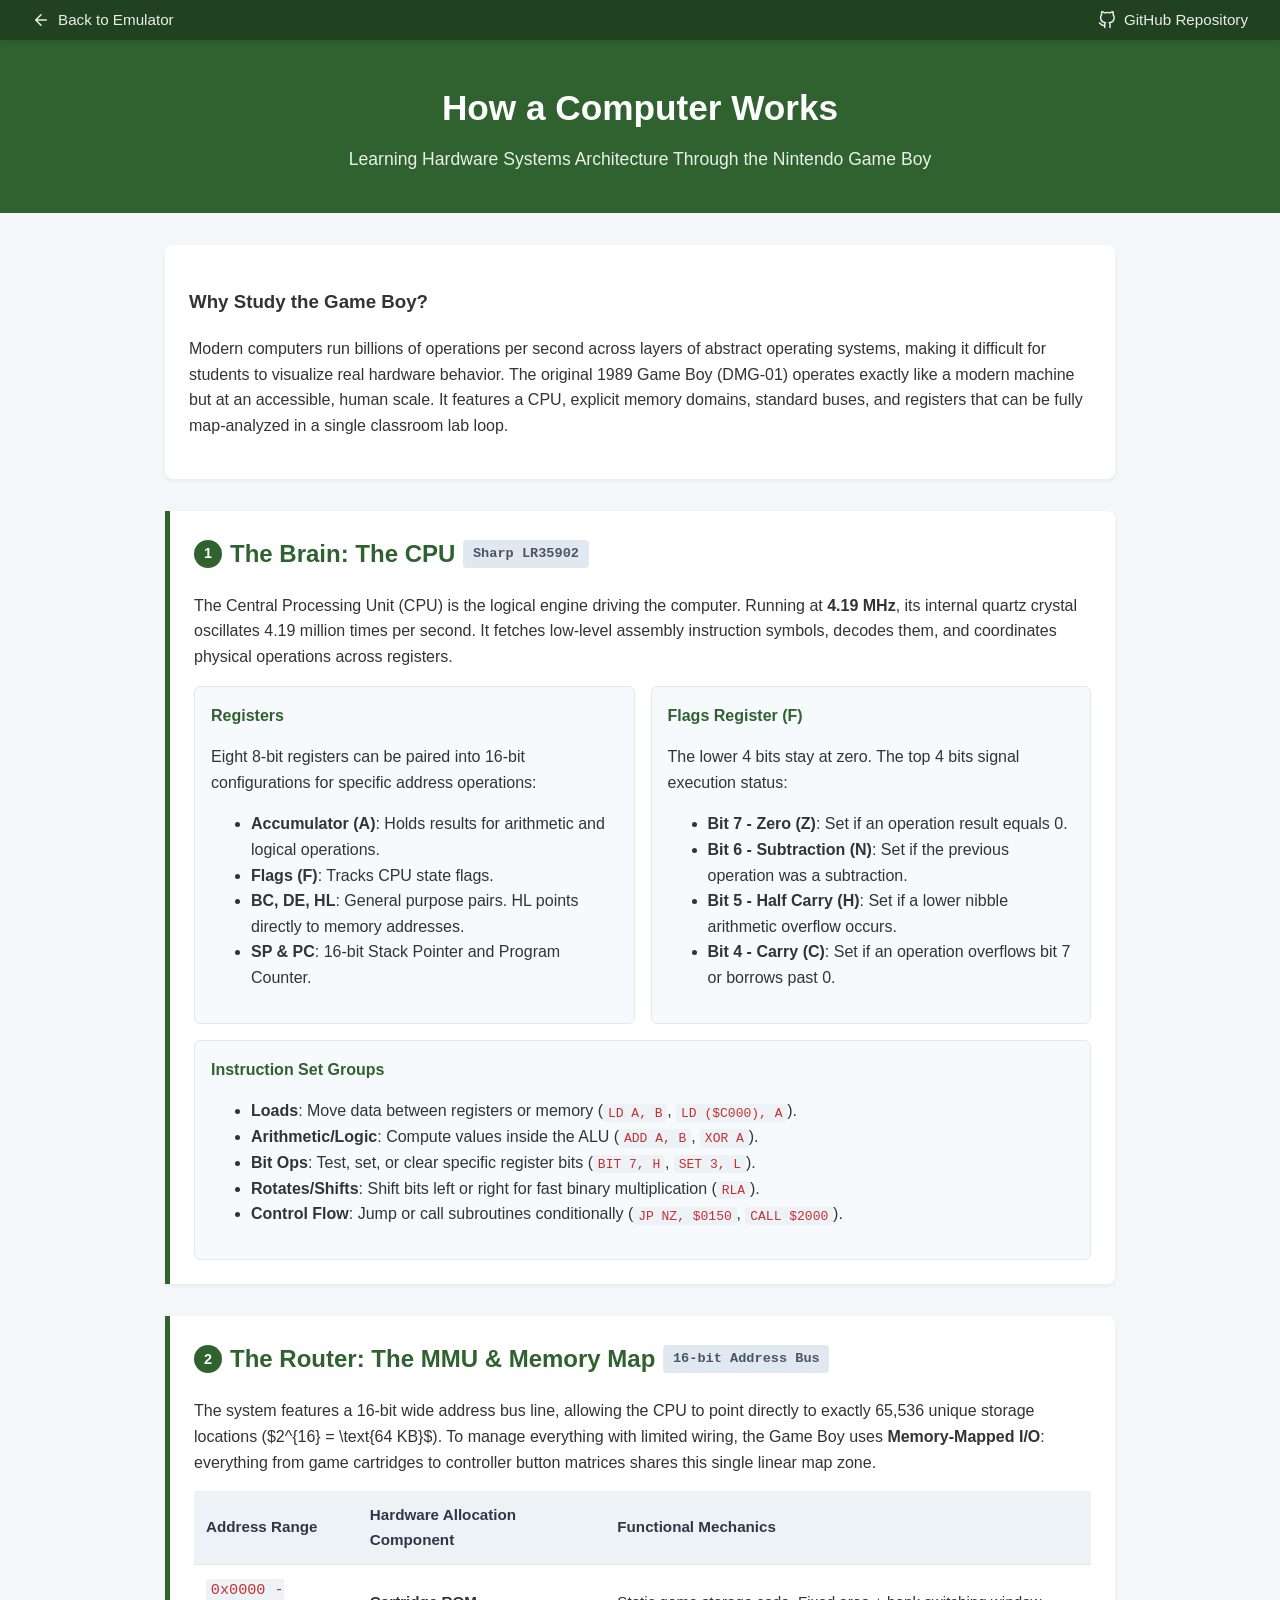
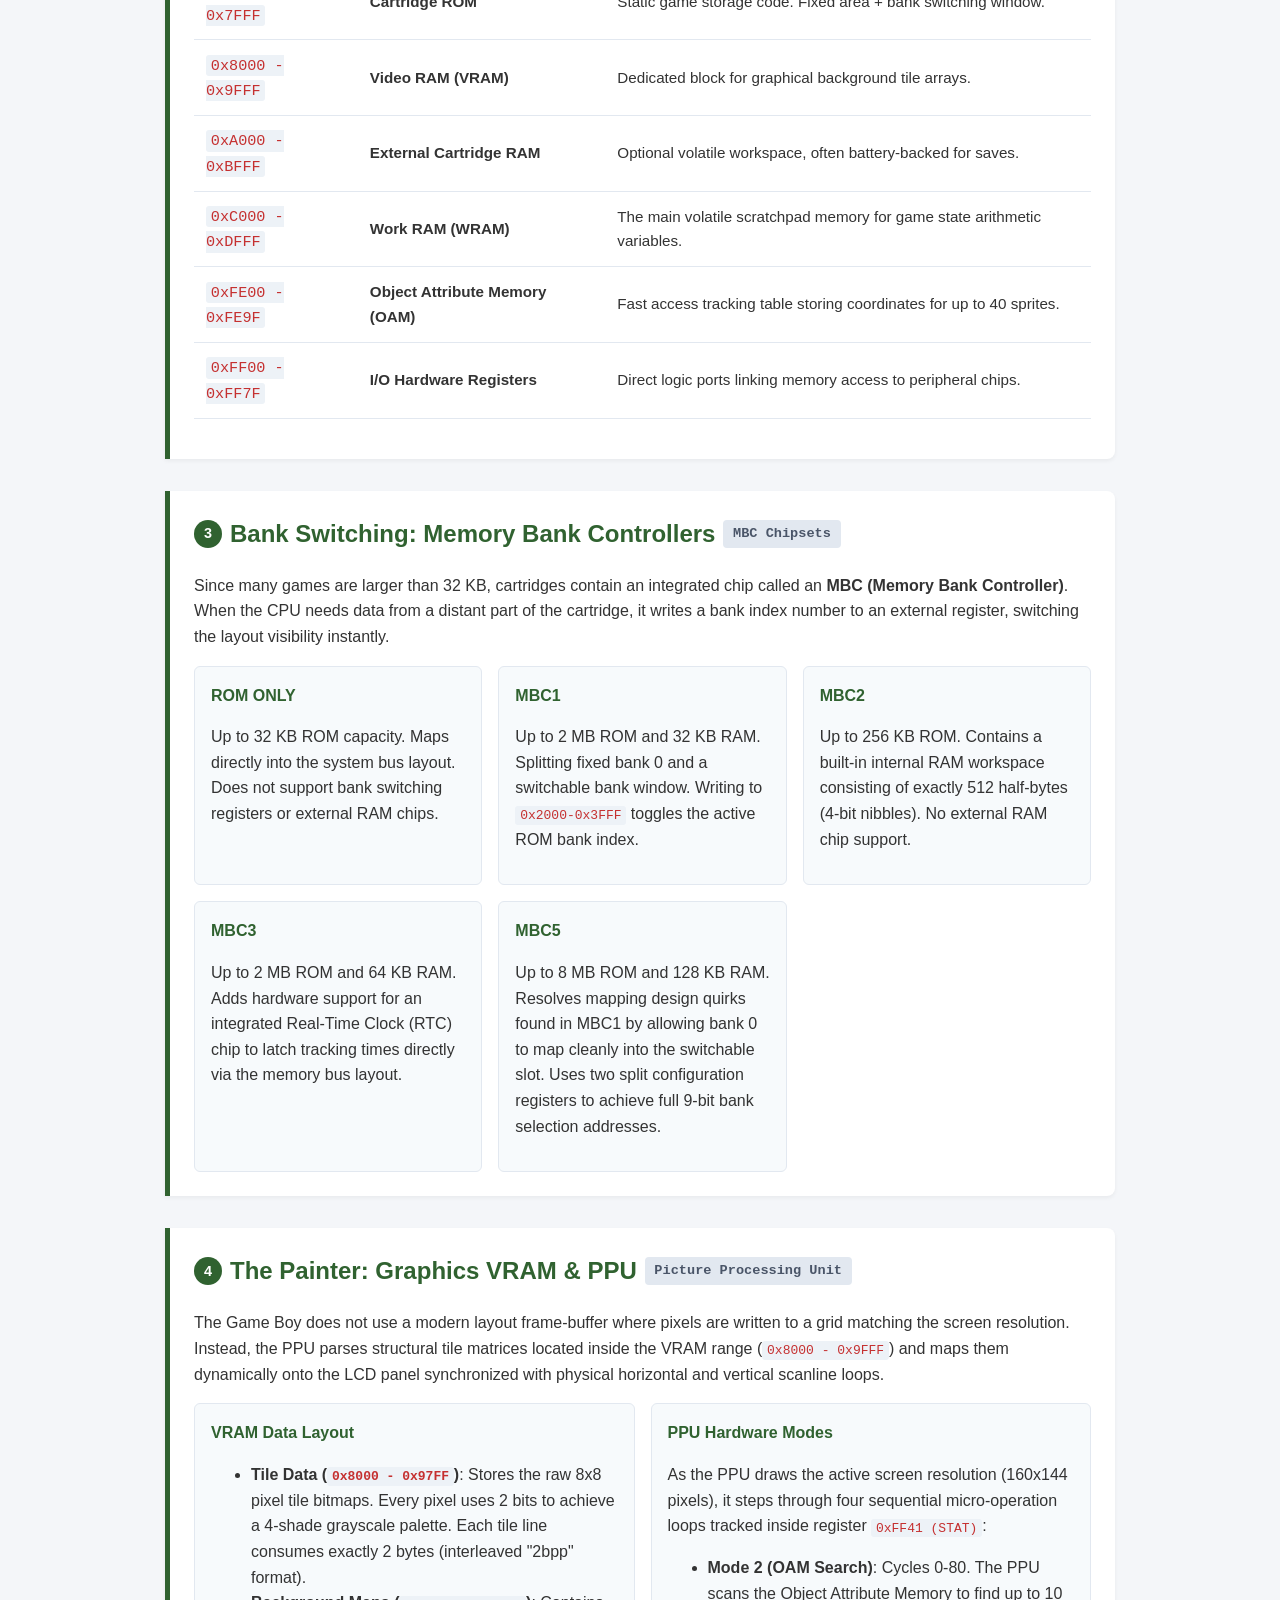
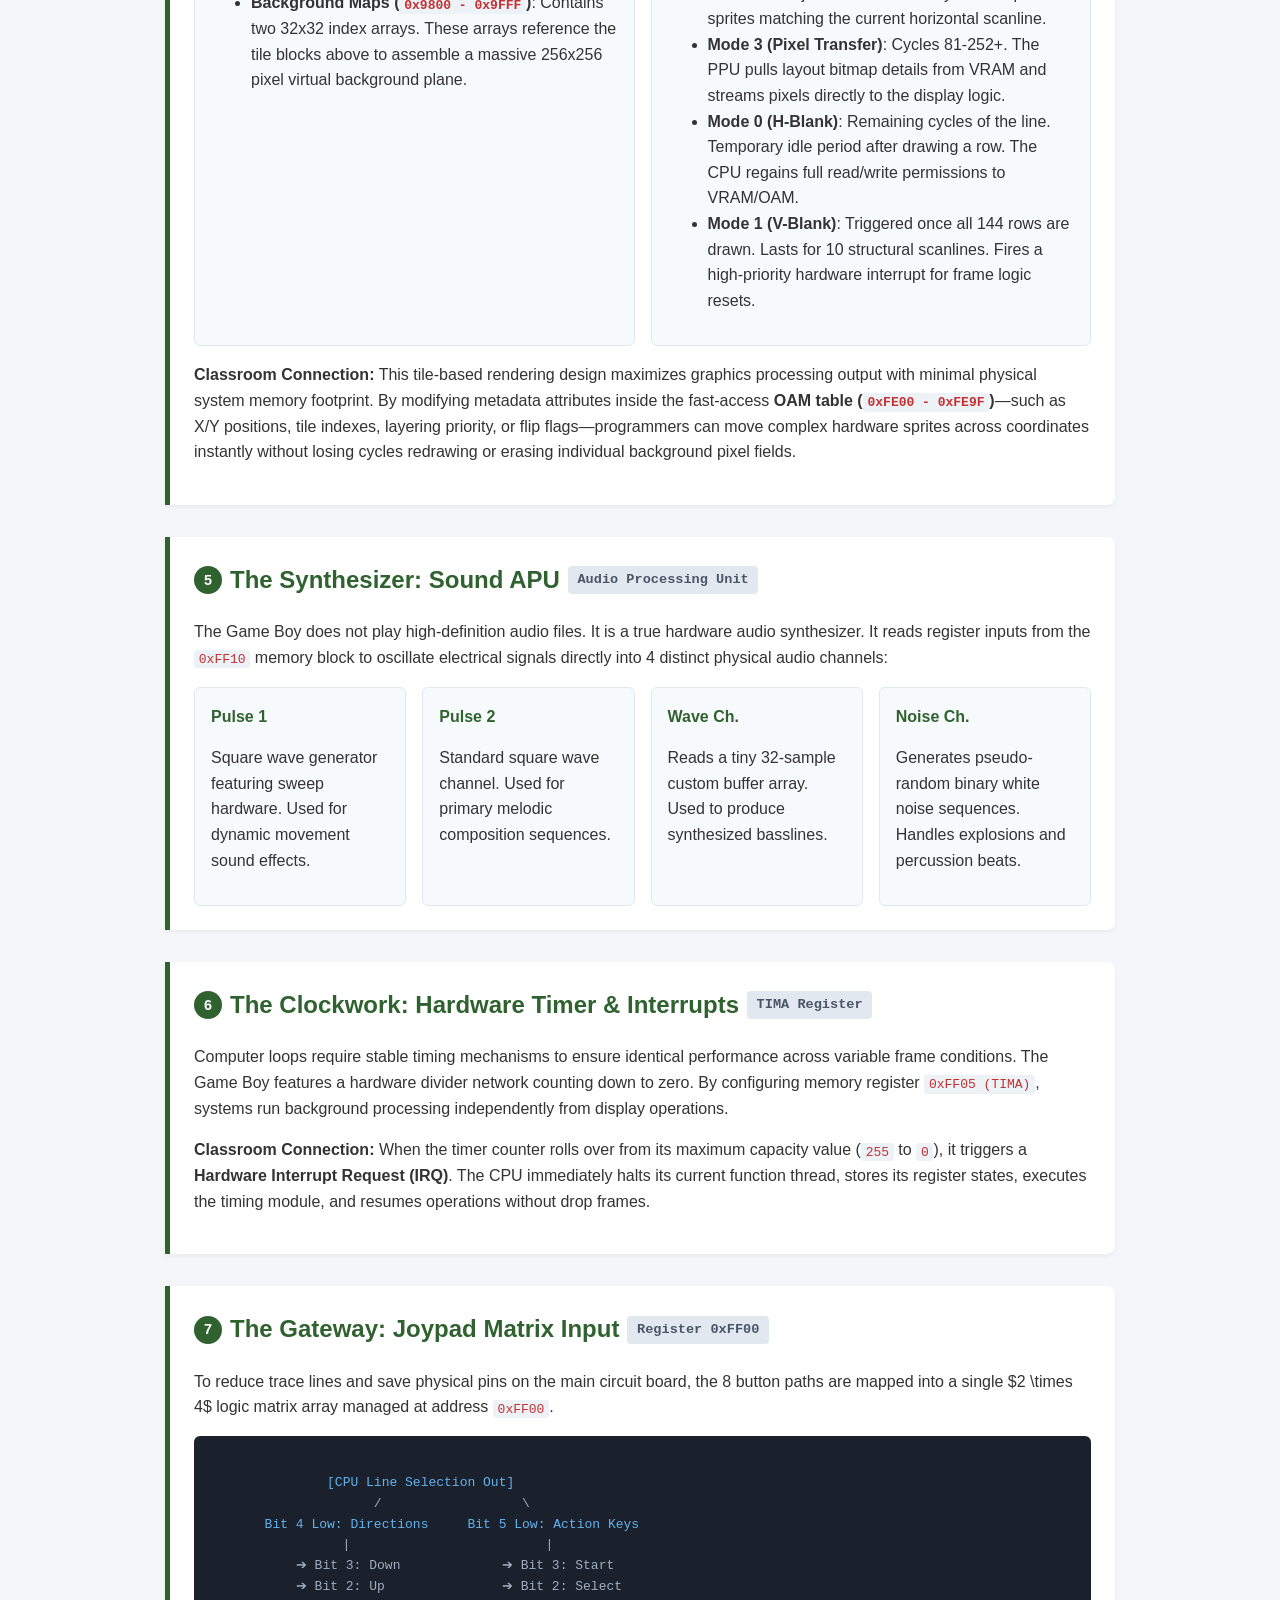
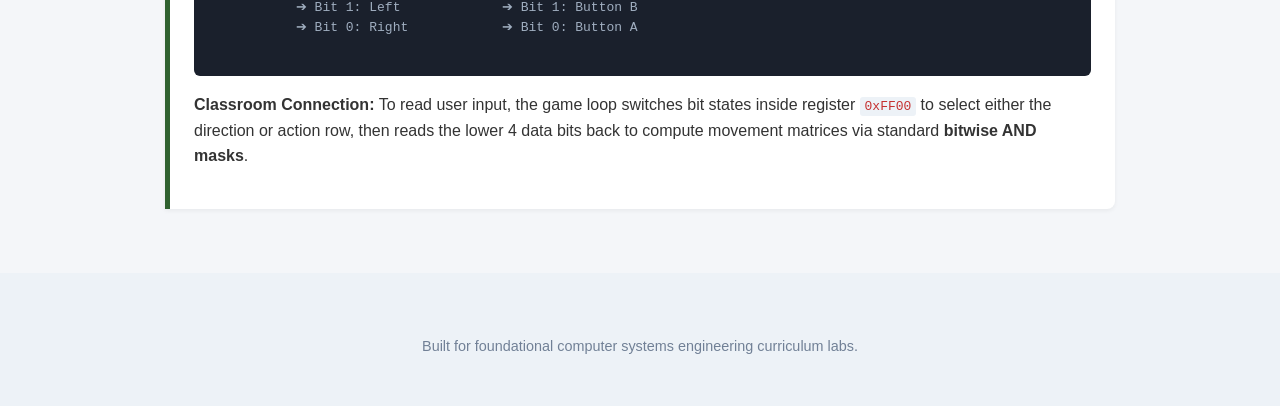
<file: gb-architecture.html>
<!DOCTYPE html>
<html lang="en">
<head>
    <meta charset="UTF-8">
    <meta name="viewport" content="width=device-width, initial-scale=1.0">
    <title>How a Computer Works: The Game Boy Hardware Architecture</title>
    <style>
        :root {
            --bg-color: #f4f6f9;
            --card-bg: #ffffff;
            --text-color: #333333;
            --accent-color: #306230;
            --gb-screen: #8bac0f;
            --gb-screen-dark: #0f380f;
            --border-radius: 8px;
            --code-bg: #1a202c;
        }

        body {
            font-family: -apple-system, BlinkMacSystemFont, "Segoe UI", Roboto, Helvetica, Arial, sans-serif;
            line-height: 1.6;
            color: var(--text-color);
            background-color: var(--bg-color);
            margin: 0;
            padding: 0;
        }

        /* Top navigation bar style - sticky */
        .top-nav {
            background-color: #204220;
            display: flex;
            justify-content: space-between;
            align-items: center;
            padding: 0.5rem 2rem;
            position: sticky;
            top: 0;
            z-index: 1000;
            box-shadow: 0 2px 4px rgba(0,0,0,0.1);
        }

        .top-nav a {
            color: #ffffff;
            text-decoration: none;
            font-size: 0.95rem;
            font-weight: 500;
            display: flex;
            align-items: center;
            gap: 0.5rem;
            opacity: 0.9;
            transition: opacity 0.2s;
        }

        .top-nav a:hover {
            opacity: 1;
            text-decoration: underline;
        }

        header {
            background-color: var(--accent-color);
            color: white;
            padding: 2.5rem 1rem;
            text-align: center;
        }

        header h1 {
            margin: 0;
            font-size: 2.2rem;
        }

        header p {
            margin: 0.5rem 0 0;
            opacity: 0.9;
            font-size: 1.1rem;
        }

        main {
            max-width: 950px;
            margin: 2rem auto;
            padding: 0 1rem;
        }

        .intro, .classroom-note {
            background: var(--card-bg);
            padding: 1.5rem;
            border-radius: var(--border-radius);
            box-shadow: 0 2px 4px rgba(0,0,0,0.05);
            margin-bottom: 2rem;
        }

        .classroom-note {
            border-left: 5px solid #3182ce;
            background: #ebf8ff;
        }

        .step-container {
            display: flex;
            flex-direction: column;
            gap: 2rem;
            margin-bottom: 3rem;
        }

        .step {
            background: var(--card-bg);
            border-left: 5px solid var(--accent-color);
            border-radius: 0 var(--border-radius) var(--border-radius) 0;
            padding: 1.5rem;
            box-shadow: 0 2px 4px rgba(0,0,0,0.05);
        }

        .step h2 {
            margin-top: 0;
            color: var(--accent-color);
            display: flex;
            align-items: center;
            gap: 0.5rem;
            flex-wrap: wrap;
        }

        .step-number {
            background: var(--accent-color);
            color: white;
            border-radius: 50%;
            width: 28px;
            height: 28px;
            display: inline-flex;
            align-items: center;
            justify-content: center;
            font-size: 0.9rem;
            font-weight: bold;
            flex-shrink: 0;
        }

        .hardware-badge {
            background: #e2e8f0;
            color: #4a5568;
            padding: 0.2rem 0.6rem;
            border-radius: 4px;
            font-size: 0.85rem;
            font-family: monospace;
            font-weight: bold;
        }

        table {
            width: 100%;
            border-collapse: collapse;
            margin: 1rem 0;
            font-size: 0.95rem;
        }

        th, td {
            text-align: left;
            padding: 0.75rem;
            border-bottom: 1px solid #e2e8f0;
        }

        th {
            background-color: #edf2f7;
            color: #2d3748;
        }

        .grid-2col {
            display: grid;
            grid-template-columns: repeat(auto-fit, minmax(280px, 1fr));
            gap: 1rem;
            margin-top: 1rem;
        }

        .audio-grid {
            display: grid;
            grid-template-columns: repeat(auto-fit, minmax(200px, 1fr));
            gap: 1rem;
            margin-top: 1rem;
        }

        .audio-card, .info-card {
            background: #f7fafc;
            border: 1px solid #e2e8f0;
            padding: 1rem;
            border-radius: 6px;
        }

        .audio-card h4, .info-card h4 {
            margin: 0 0 0.5rem 0;
            color: var(--accent-color);
        }

        .diagram-box {
            background: var(--code-bg);
            color: #a0aec0;
            font-family: monospace;
            padding: 1rem;
            border-radius: 6px;
            overflow-x: auto;
            white-space: pre;
            margin: 1rem 0;
        }

        .diagram-accent {
            color: #63b3ed;
        }

        .sim-box {
            background: #2d3748;
            color: white;
            padding: 1.5rem;
            border-radius: var(--border-radius);
            margin-top: 3rem;
            box-shadow: 0 4px 6px rgba(0,0,0,0.1);
        }

        .sim-title {
            color: var(--gb-screen);
            margin-top: 0;
            font-family: monospace;
            font-size: 1.4rem;
        }

        .sandbox-layout {
            display: grid;
            grid-template-columns: 1fr 300px;
            gap: 1.5rem;
        }

        @media (max-width: 768px) {
            .sandbox-layout { grid-template-columns: 1fr; }
            .top-nav { padding: 0.75rem 1rem; }
        }

        .sim-grid {
            display: grid;
            grid-template-columns: repeat(auto-fit, minmax(200px, 1fr));
            gap: 1rem;
            margin-bottom: 1rem;
        }

        .sim-card {
            background: var(--code-bg);
            padding: 1rem;
            border-radius: 6px;
            border: 1px solid #4a5568;
        }

        .sim-card h4 {
            margin: 0 0 0.5rem 0;
            color: #a0aec0;
            font-size: 0.9rem;
            text-transform: uppercase;
            letter-spacing: 0.05em;
        }

        .sim-value {
            font-family: monospace;
            font-size: 1.2rem;
            color: #fff;
        }

        .bus-line {
            background: #1a202c;
            padding: 0.75rem;
            border-radius: 6px;
            font-family: monospace;
            font-size: 0.85rem;
            margin: 1rem 0;
            border-left: 4px solid #4299e1;
            display: flex;
            justify-content: space-between;
        }

        .bus-active {
            color: #63b3ed;
            animation: pulse 1s infinite alternate;
        }

        .joypad-interactive {
            background: #1a202c;
            padding: 1rem;
            border-radius: 6px;
            border: 1px solid #4a5568;
            text-align: center;
        }

        .joy-row-select {
            font-size: 0.8rem;
            color: #a0aec0;
            margin-bottom: 0.5rem;
            font-family: monospace;
        }

        .btn-grid {
            display: grid;
            grid-template-columns: repeat(4, 1fr);
            gap: 0.4rem;
        }

        .joy-btn {
            background: #4a5568;
            font-size: 0.75rem;
            padding: 0.4rem 0.2rem;
            border-radius: 3px;
            color: white;
            border: none;
            cursor: pointer;
        }

        .joy-btn.pressed {
            background: #e53e3e;
            color: white;
        }

        .gb-screen-mock {
            background-color: var(--gb-screen);
            color: var(--gb-screen-dark);
            height: 140px;
            border-radius: 4px;
            display: flex;
            align-items: center;
            justify-content: center;
            font-family: monospace;
            font-weight: bold;
            font-size: 1.1rem;
            border: 6px solid var(--code-bg);
            text-align: center;
            padding: 0 1rem;
            box-sizing: border-box;
            line-height: 1.4;
        }

        .controls {
            display: flex;
            gap: 0.5rem;
            margin-top: 1rem;
        }

        button.action-trigger {
            background: var(--accent-color);
            color: white;
            border: none;
            padding: 0.75rem 1.5rem;
            border-radius: 4px;
            cursor: pointer;
            font-weight: bold;
            font-size: 0.95rem;
            transition: background 0.2s;
        }

        button.action-trigger:hover {
            opacity: 0.9;
        }

        button.action-trigger:disabled {
            background: #4a5568;
            cursor: not-allowed;
            opacity: 0.5;
        }

        footer {
            text-align: center;
            padding: 3rem 1rem;
            color: #718096;
            font-size: 0.9rem;
            background: #edf2f7;
            margin-top: 4rem;
        }

        code {
            font-family: monospace;
            background: #edf2f7;
            padding: 0.1rem 0.3rem;
            border-radius: 3px;
            color: #c53030;
        }

        .sim-card code {
            background: transparent;
            color: #fc8181;
            padding: 0;
        }

        @keyframes pulse {
            from { opacity: 0.6; }
            to { opacity: 1; }
        }
    </style>
</head>
<body>

    <!-- Added top navbar containing emulator and repository links -->
    <nav class="top-nav">
        <a href="index.html" title="Go to GB Emulator">
            <svg viewBox="0 0 24 24" width="18" height="18" fill="none" stroke="currentColor" stroke-width="2" stroke-linecap="round" stroke-linejoin="round">
                <path d="M19 12H5M12 19l-7-7 7-7"></path>
            </svg>
            Back to Emulator
        </a>
        <a href="https://github.com/alfamirio/gb-emu-js" target="_blank" rel="noopener noreferrer" title="View Source on GitHub">
            <svg viewBox="0 0 24 24" width="18" height="18" fill="none" stroke="currentColor" stroke-width="2" stroke-linecap="round" stroke-linejoin="round">
                <path d="M9 19c-5 1.5-5-2.5-7-3m14 6v-3.87a3.37 3.37 0 0 0-.94-2.61c3.14-.35 6.44-1.54 6.44-7A5.44 5.44 0 0 0 20 4.77 5.07 5.07 0 0 0 19.91 1S18.73.65 16 2.48a13.38 13.38 0 0 0-7 0C6.27.65 5.09 1 5.09 1A5.07 5.07 0 0 0 5 4.77a5.44 5.44 0 0 0-1.5 3.78c0 5.42 3.3 6.61 6.44 7A3.37 3.37 0 0 0 9 18.13V22"></path>
            </svg>
            GitHub Repository
        </a>
    </nav>

    <header>
        <h1>How a Computer Works</h1>
        <p>Learning Hardware Systems Architecture Through the Nintendo Game Boy</p>
    </header>

    <main>
        <section class="intro">
            <h3>Why Study the Game Boy?</h3>
            <p>Modern computers run billions of operations per second across layers of abstract operating systems, making it difficult for students to visualize real hardware behavior. The original 1989 Game Boy (DMG-01) operates exactly like a modern machine but at an accessible, human scale. It features a CPU, explicit memory domains, standard buses, and registers that can be fully map-analyzed in a single classroom lab loop.</p>
        </section>

        <section class="step-container">
            
            <!-- Step 1: CPU -->
            <div class="step">
                <h2><span class="step-number">1</span> The Brain: The CPU <span class="hardware-badge">Sharp LR35902</span></h2>
                <p>The Central Processing Unit (CPU) is the logical engine driving the computer. Running at <strong>4.19 MHz</strong>, its internal quartz crystal oscillates 4.19 million times per second. It fetches low-level assembly instruction symbols, decodes them, and coordinates physical operations across registers.</p>
                
                <div class="grid-2col">
                    <div class="info-card">
                        <h4>Registers</h4>
                        <p>Eight 8-bit registers can be paired into 16-bit configurations for specific address operations:</p>
                        <ul>
                            <li><strong>Accumulator (A)</strong>: Holds results for arithmetic and logical operations.</li>
                            <li><strong>Flags (F)</strong>: Tracks CPU state flags.</li>
                            <li><strong>BC, DE, HL</strong>: General purpose pairs. HL points directly to memory addresses.</li>
                            <li><strong>SP & PC</strong>: 16-bit Stack Pointer and Program Counter.</li>
                        </ul>
                    </div>
                    <div class="info-card">
                        <h4>Flags Register (F)</h4>
                        <p>The lower 4 bits stay at zero. The top 4 bits signal execution status:</p>
                        <ul>
                            <li><strong>Bit 7 - Zero (Z)</strong>: Set if an operation result equals 0.</li>
                            <li><strong>Bit 6 - Subtraction (N)</strong>: Set if the previous operation was a subtraction.</li>
                            <li><strong>Bit 5 - Half Carry (H)</strong>: Set if a lower nibble arithmetic overflow occurs.</li>
                            <li><strong>Bit 4 - Carry (C)</strong>: Set if an operation overflows bit 7 or borrows past 0.</li>
                        </ul>
                    </div>
                </div>

                <div class="info-card" style="margin-top: 1rem;">
                    <h4>Instruction Set Groups</h4>
                    <ul>
                        <li><strong>Loads</strong>: Move data between registers or memory (<code>LD A, B</code>, <code>LD ($C000), A</code>).</li>
                        <li><strong>Arithmetic/Logic</strong>: Compute values inside the ALU (<code>ADD A, B</code>, <code>XOR A</code>).</li>
                        <li><strong>Bit Ops</strong>: Test, set, or clear specific register bits (<code>BIT 7, H</code>, <code>SET 3, L</code>).</li>
                        <li><strong>Rotates/Shifts</strong>: Shift bits left or right for fast binary multiplication (<code>RLA</code>).</li>
                        <li><strong>Control Flow</strong>: Jump or call subroutines conditionally (<code>JP NZ, $0150</code>, <code>CALL $2000</code>).</li>
                    </ul>
                </div>
            </div>

            <!-- Step 2: Buses & Memory Mapping -->
            <div class="step">
                <h2><span class="step-number">2</span> The Router: The MMU & Memory Map <span class="hardware-badge">16-bit Address Bus</span></h2>
                <p>The system features a 16-bit wide address bus line, allowing the CPU to point directly to exactly 65,536 unique storage locations ($2^{16} = \text{64 KB}$). To manage everything with limited wiring, the Game Boy uses <strong>Memory-Mapped I/O</strong>: everything from game cartridges to controller button matrices shares this single linear map zone.</p>
                
                <table>
                    <thead>
                        <tr>
                            <th>Address Range</th>
                            <th>Hardware Allocation Component</th>
                            <th>Functional Mechanics</th>
                        </tr>
                    </thead>
                    <tbody>
                        <tr>
                            <td><code>0x0000 - 0x7FFF</code></td>
                            <td><strong>Cartridge ROM</strong></td>
                            <td>Static game storage code. Fixed area + bank switching window.</td>
                        </tr>
                        <tr>
                            <td><code>0x8000 - 0x9FFF</code></td>
                            <td><strong>Video RAM (VRAM)</strong></td>
                            <td>Dedicated block for graphical background tile arrays.</td>
                        </tr>
                        <tr>
                            <td><code>0xA000 - 0xBFFF</code></td>
                            <td><strong>External Cartridge RAM</strong></td>
                            <td>Optional volatile workspace, often battery-backed for saves.</td>
                        </tr>
                        <tr>
                            <td><code>0xC000 - 0xDFFF</code></td>
                            <td><strong>Work RAM (WRAM)</strong></td>
                            <td>The main volatile scratchpad memory for game state arithmetic variables.</td>
                        </tr>
                        <tr>
                            <td><code>0xFE00 - 0xFE9F</code></td>
                            <td><strong>Object Attribute Memory (OAM)</strong></td>
                            <td>Fast access tracking table storing coordinates for up to 40 sprites.</td>
                        </tr>
                        <tr>
                            <td><code>0xFF00 - 0xFF7F</code></td>
                            <td><strong>I/O Hardware Registers</strong></td>
                            <td>Direct logic ports linking memory access to peripheral chips.</td>
                        </tr>
                    </tbody>
                </table>
            </div>

            <!-- Step 3: MBC Systems -->
            <div class="step">
                <h2><span class="step-number">3</span> Bank Switching: Memory Bank Controllers <span class="hardware-badge">MBC Chipsets</span></h2>
                <p>Since many games are larger than 32 KB, cartridges contain an integrated chip called an <strong>MBC (Memory Bank Controller)</strong>. When the CPU needs data from a distant part of the cartridge, it writes a bank index number to an external register, switching the layout visibility instantly.</p>
                
                <div class="grid-2col">
                    <div class="info-card">
                        <h4>ROM ONLY</h4>
                        <p>Up to 32 KB ROM capacity. Maps directly into the system bus layout. Does not support bank switching registers or external RAM chips.</p>
                    </div>
                    <div class="info-card">
                        <h4>MBC1</h4>
                        <p>Up to 2 MB ROM and 32 KB RAM. Splitting fixed bank 0 and a switchable bank window. Writing to <code>0x2000-0x3FFF</code> toggles the active ROM bank index.</p>
                    </div>
                    <div class="info-card">
                        <h4>MBC2</h4>
                        <p>Up to 256 KB ROM. Contains a built-in internal RAM workspace consisting of exactly 512 half-bytes (4-bit nibbles). No external RAM chip support.</p>
                    </div>
                    <div class="info-card">
                        <h4>MBC3</h4>
                        <p>Up to 2 MB ROM and 64 KB RAM. Adds hardware support for an integrated Real-Time Clock (RTC) chip to latch tracking times directly via the memory bus layout.</p>
                    </div>
                    <div class="info-card">
                        <h4>MBC5</h4>
                    <p>Up to 8 MB ROM and 128 KB RAM. Resolves mapping design quirks found in MBC1 by allowing bank 0 to map cleanly into the switchable slot. Uses two split configuration registers to achieve full 9-bit bank selection addresses.</p>
                    </div>
                </div>
            </div>

            <!-- Step 4: VRAM & PPU -->
            <div class="step">
                <h2><span class="step-number">4</span> The Painter: Graphics VRAM & PPU <span class="hardware-badge">Picture Processing Unit</span></h2>
                <p>The Game Boy does not use a modern layout frame-buffer where pixels are written to a grid matching the screen resolution. Instead, the PPU parses structural tile matrices located inside the VRAM range (<code>0x8000 - 0x9FFF</code>) and maps them dynamically onto the LCD panel synchronized with physical horizontal and vertical scanline loops.</p>
                
                <div class="grid-2col">
                    <div class="info-card">
                        <h4>VRAM Data Layout</h4>
                        <ul>
                            <li><strong>Tile Data (<code>0x8000 - 0x97FF</code>)</strong>: Stores the raw 8x8 pixel tile bitmaps. Every pixel uses 2 bits to achieve a 4-shade grayscale palette. Each tile line consumes exactly 2 bytes (interleaved "2bpp" format).</li>
                            <li><strong>Background Maps (<code>0x9800 - 0x9FFF</code>)</strong>: Contains two 32x32 index arrays. These arrays reference the tile blocks above to assemble a massive 256x256 pixel virtual background plane.</li>
                        </ul>
                    </div>
                    <div class="info-card">
                        <h4>PPU Hardware Modes</h4>
                        <p>As the PPU draws the active screen resolution (160x144 pixels), it steps through four sequential micro-operation loops tracked inside register <code>0xFF41 (STAT)</code>:</p>
                        <ul>
                            <li><strong>Mode 2 (OAM Search)</strong>: Cycles 0-80. The PPU scans the Object Attribute Memory to find up to 10 sprites matching the current horizontal scanline.</li>
                            <li><strong>Mode 3 (Pixel Transfer)</strong>: Cycles 81-252+. The PPU pulls layout bitmap details from VRAM and streams pixels directly to the display logic.</li>
                            <li><strong>Mode 0 (H-Blank)</strong>: Remaining cycles of the line. Temporary idle period after drawing a row. The CPU regains full read/write permissions to VRAM/OAM.</li>
                            <li><strong>Mode 1 (V-Blank)</strong>: Triggered once all 144 rows are drawn. Lasts for 10 structural scanlines. Fires a high-priority hardware interrupt for frame logic resets.</li>
                        </ul>
                    </div>
                </div>

                <p><strong>Classroom Connection:</strong> This tile-based rendering design maximizes graphics processing output with minimal physical system memory footprint. By modifying metadata attributes inside the fast-access <strong>OAM table (<code>0xFE00 - 0xFE9F</code>)</strong>—such as X/Y positions, tile indexes, layering priority, or flip flags—programmers can move complex hardware sprites across coordinates instantly without losing cycles redrawing or erasing individual background pixel fields.</p>
            </div>

            <!-- Step 5: APU -->
            <div class="step">
                <h2><span class="step-number">5</span> The Synthesizer: Sound APU <span class="hardware-badge">Audio Processing Unit</span></h2>
                <p>The Game Boy does not play high-definition audio files. It is a true hardware audio synthesizer. It reads register inputs from the <code>0xFF10</code> memory block to oscillate electrical signals directly into 4 distinct physical audio channels:</p>
                
                <div class="audio-grid">
                    <div class="audio-card">
                        <h4>Pulse 1</h4>
                        <p>Square wave generator featuring sweep hardware. Used for dynamic movement sound effects.</p>
                    </div>
                    <div class="audio-card">
                        <h4>Pulse 2</h4>
                        <p>Standard square wave channel. Used for primary melodic composition sequences.</p>
                    </div>
                    <div class="audio-card">
                        <h4>Wave Ch.</h4>
                        <p>Reads a tiny 32-sample custom buffer array. Used to produce synthesized basslines.</p>
                    </div>
                    <div class="audio-card">
                        <h4>Noise Ch.</h4>
                        <p>Generates pseudo-random binary white noise sequences. Handles explosions and percussion beats.</p>
                    </div>
                </div>
            </div>

            <!-- Step 6: Timers & Interrupts -->
            <div class="step">
                <h2><span class="step-number">6</span> The Clockwork: Hardware Timer & Interrupts <span class="hardware-badge">TIMA Register</span></h2>
                <p>Computer loops require stable timing mechanisms to ensure identical performance across variable frame conditions. The Game Boy features a hardware divider network counting down to zero. By configuring memory register <code>0xFF05 (TIMA)</code>, systems run background processing independently from display operations.</p>
                <p><strong>Classroom Connection:</strong> When the timer counter rolls over from its maximum capacity value (<code>255</code> to <code>0</code>), it triggers a <strong>Hardware Interrupt Request (IRQ)</strong>. The CPU immediately halts its current function thread, stores its register states, executes the timing module, and resumes operations without drop frames.</p>
            </div>

            <!-- Step 7: Joypad Matrix -->
            <div class="step">
                <h2><span class="step-number">7</span> The Gateway: Joypad Matrix Input <span class="hardware-badge">Register 0xFF00</span></h2>
                <p>To reduce trace lines and save physical pins on the main circuit board, the 8 button paths are mapped into a single $2 \times 4$ logic matrix array managed at address <code>0xFF00</code>.</p>

                <div class="diagram-box">
               <span class="diagram-accent">[CPU Line Selection Out]</span>
                     /                  \
       <span class="diagram-accent">Bit 4 Low: Directions</span>     <span class="diagram-accent">Bit 5 Low: Action Keys</span>
                 |                         |
           ➔ Bit 3: Down             ➔ Bit 3: Start
           ➔ Bit 2: Up               ➔ Bit 2: Select
           ➔ Bit 1: Left             ➔ Bit 1: Button B
           ➔ Bit 0: Right            ➔ Bit 0: Button A
                </div>

                <p><strong>Classroom Connection:</strong> To read user input, the game loop switches bit states inside register <code>0xFF00</code> to select either the direction or action row, then reads the lower 4 data bits back to compute movement matrices via standard <strong>bitwise AND masks</strong>.</p>
            </div>

        </section>

    </main>

    <footer>
        <p>Built for foundational computer systems engineering curriculum labs.</p>
    </footer>

</body>
</html>
</file>
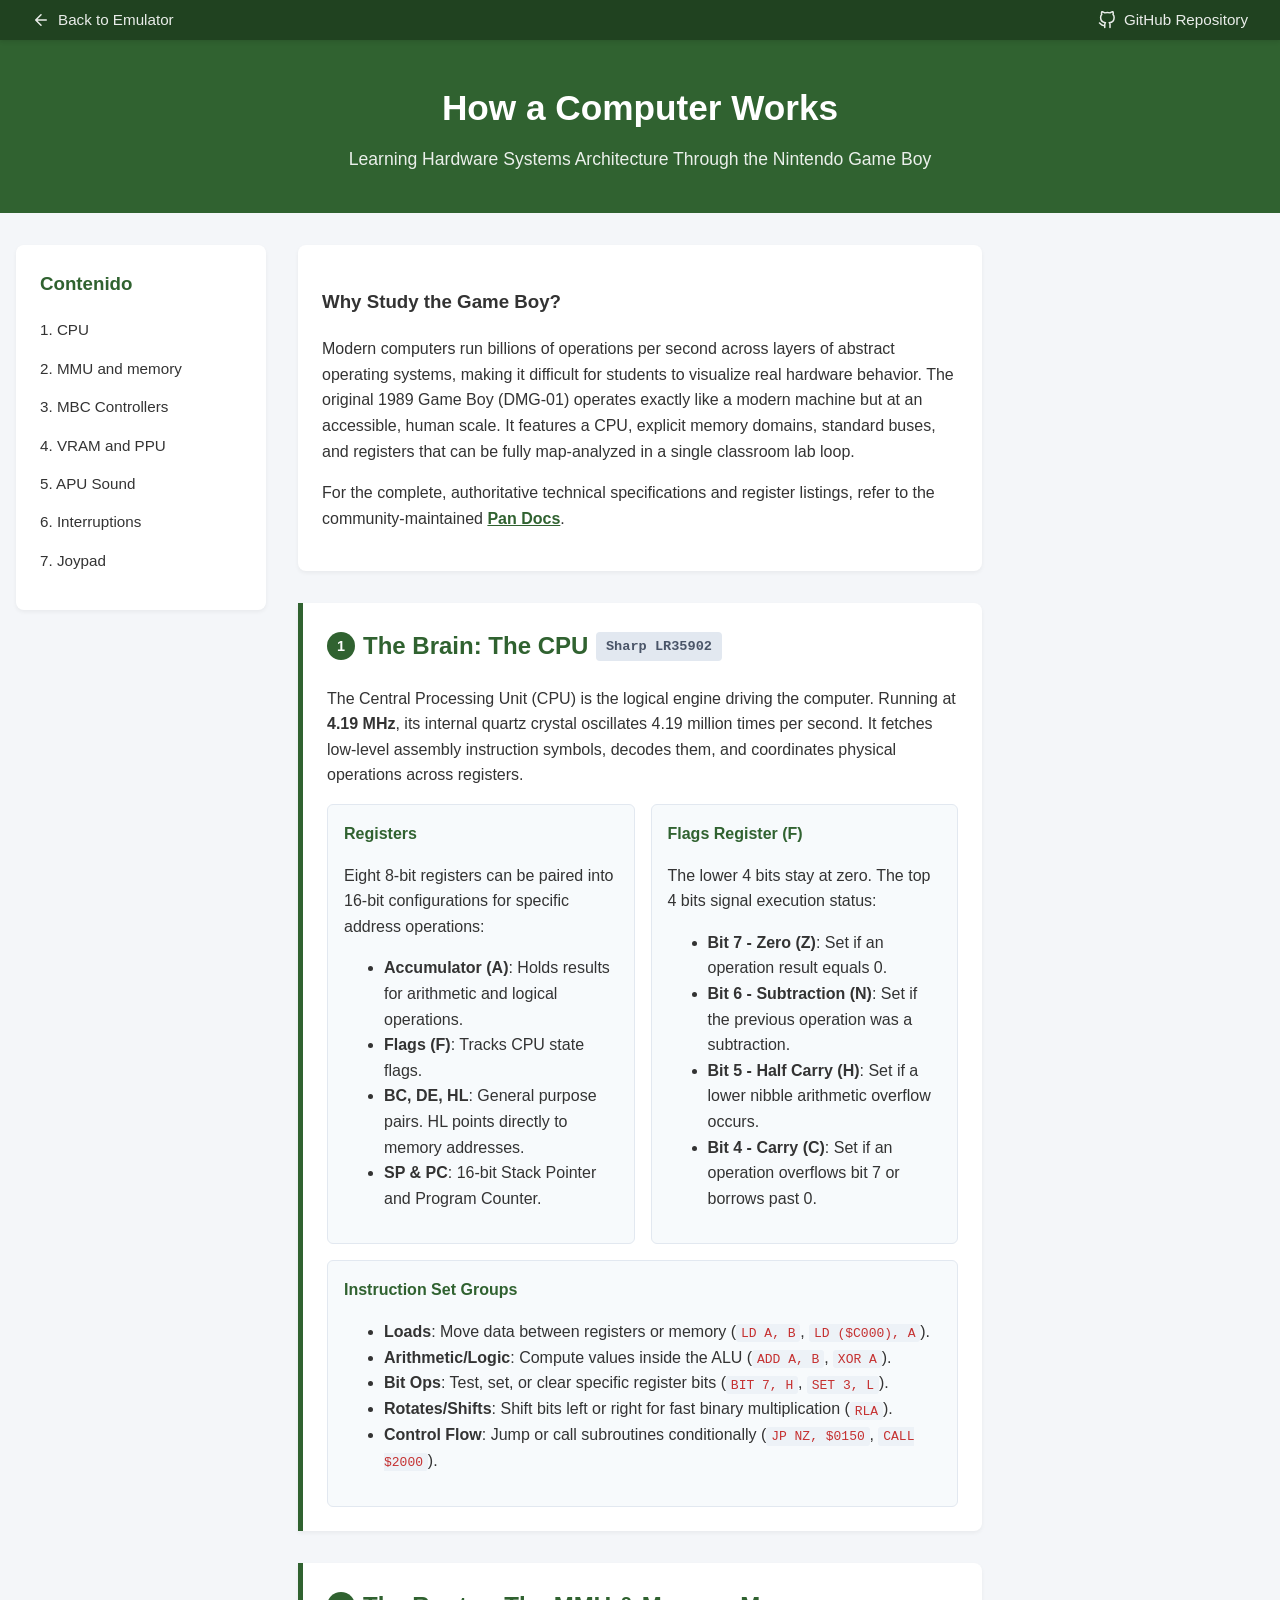
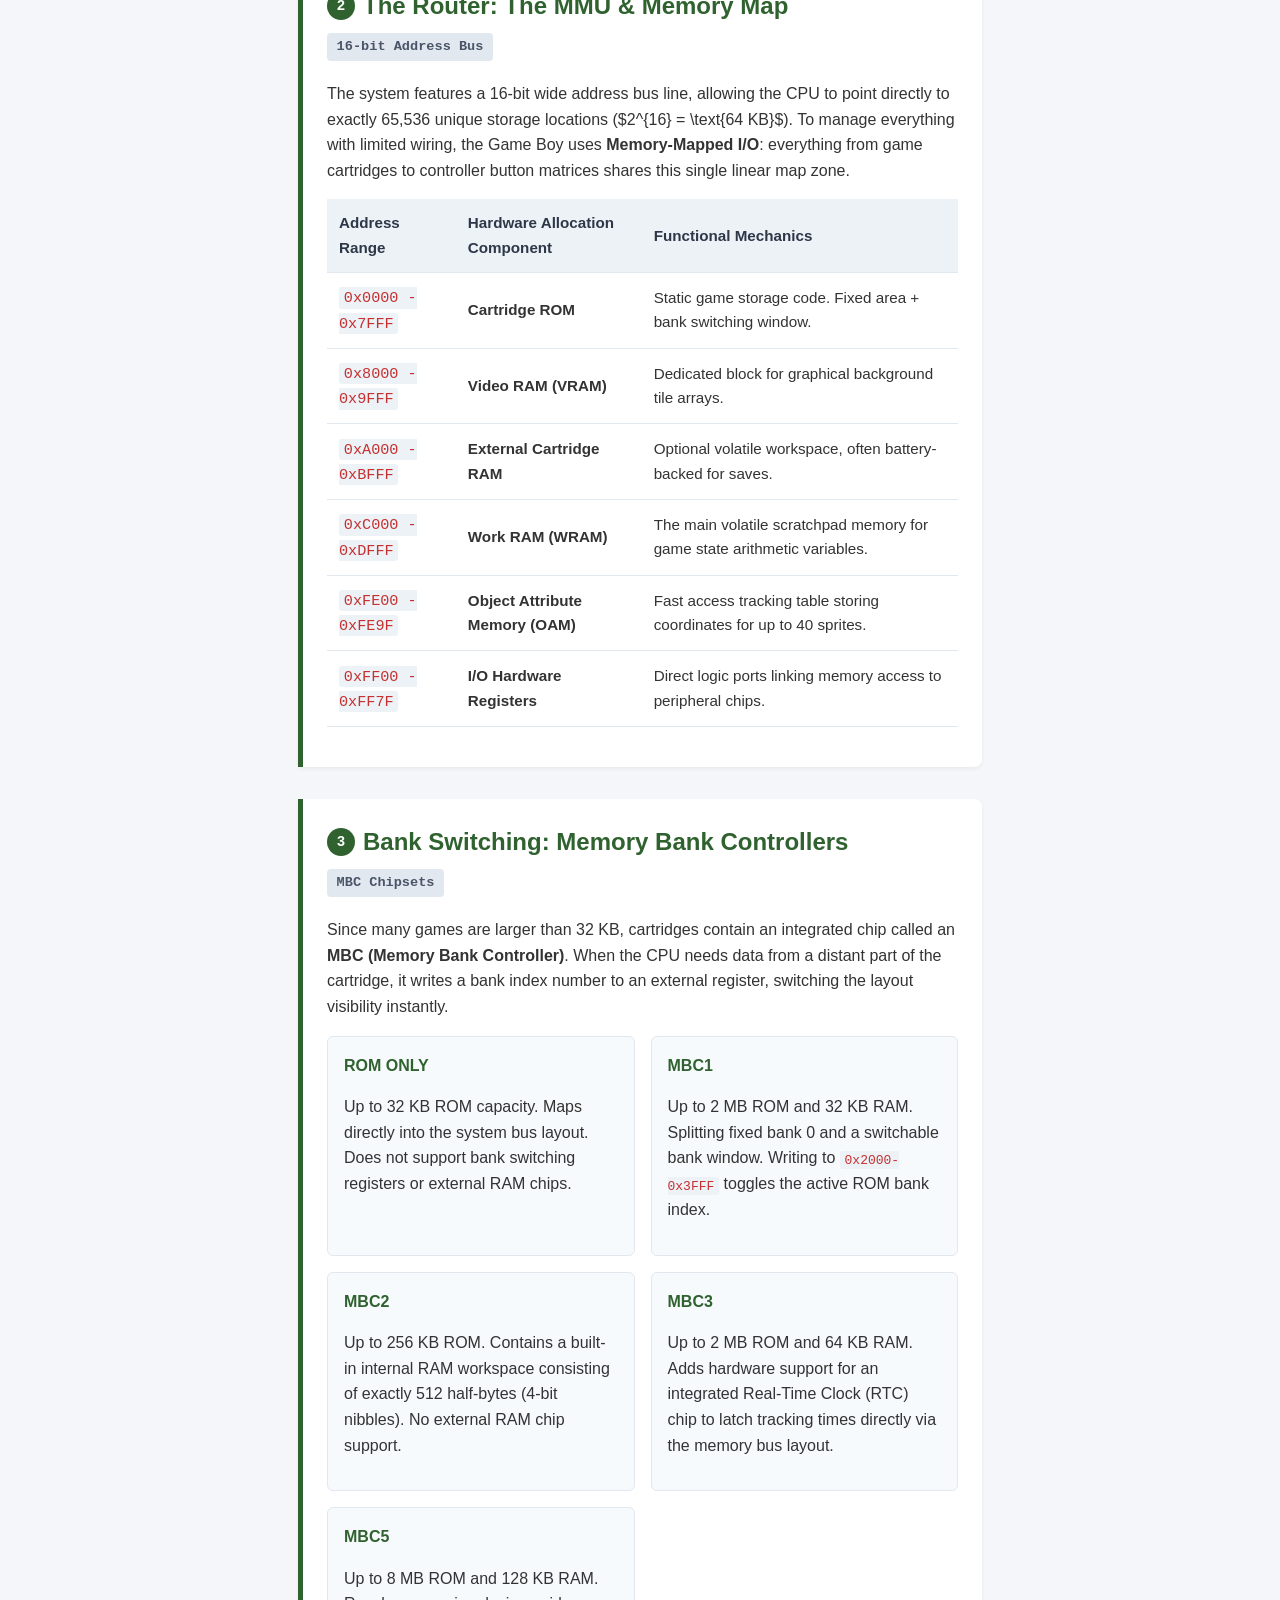
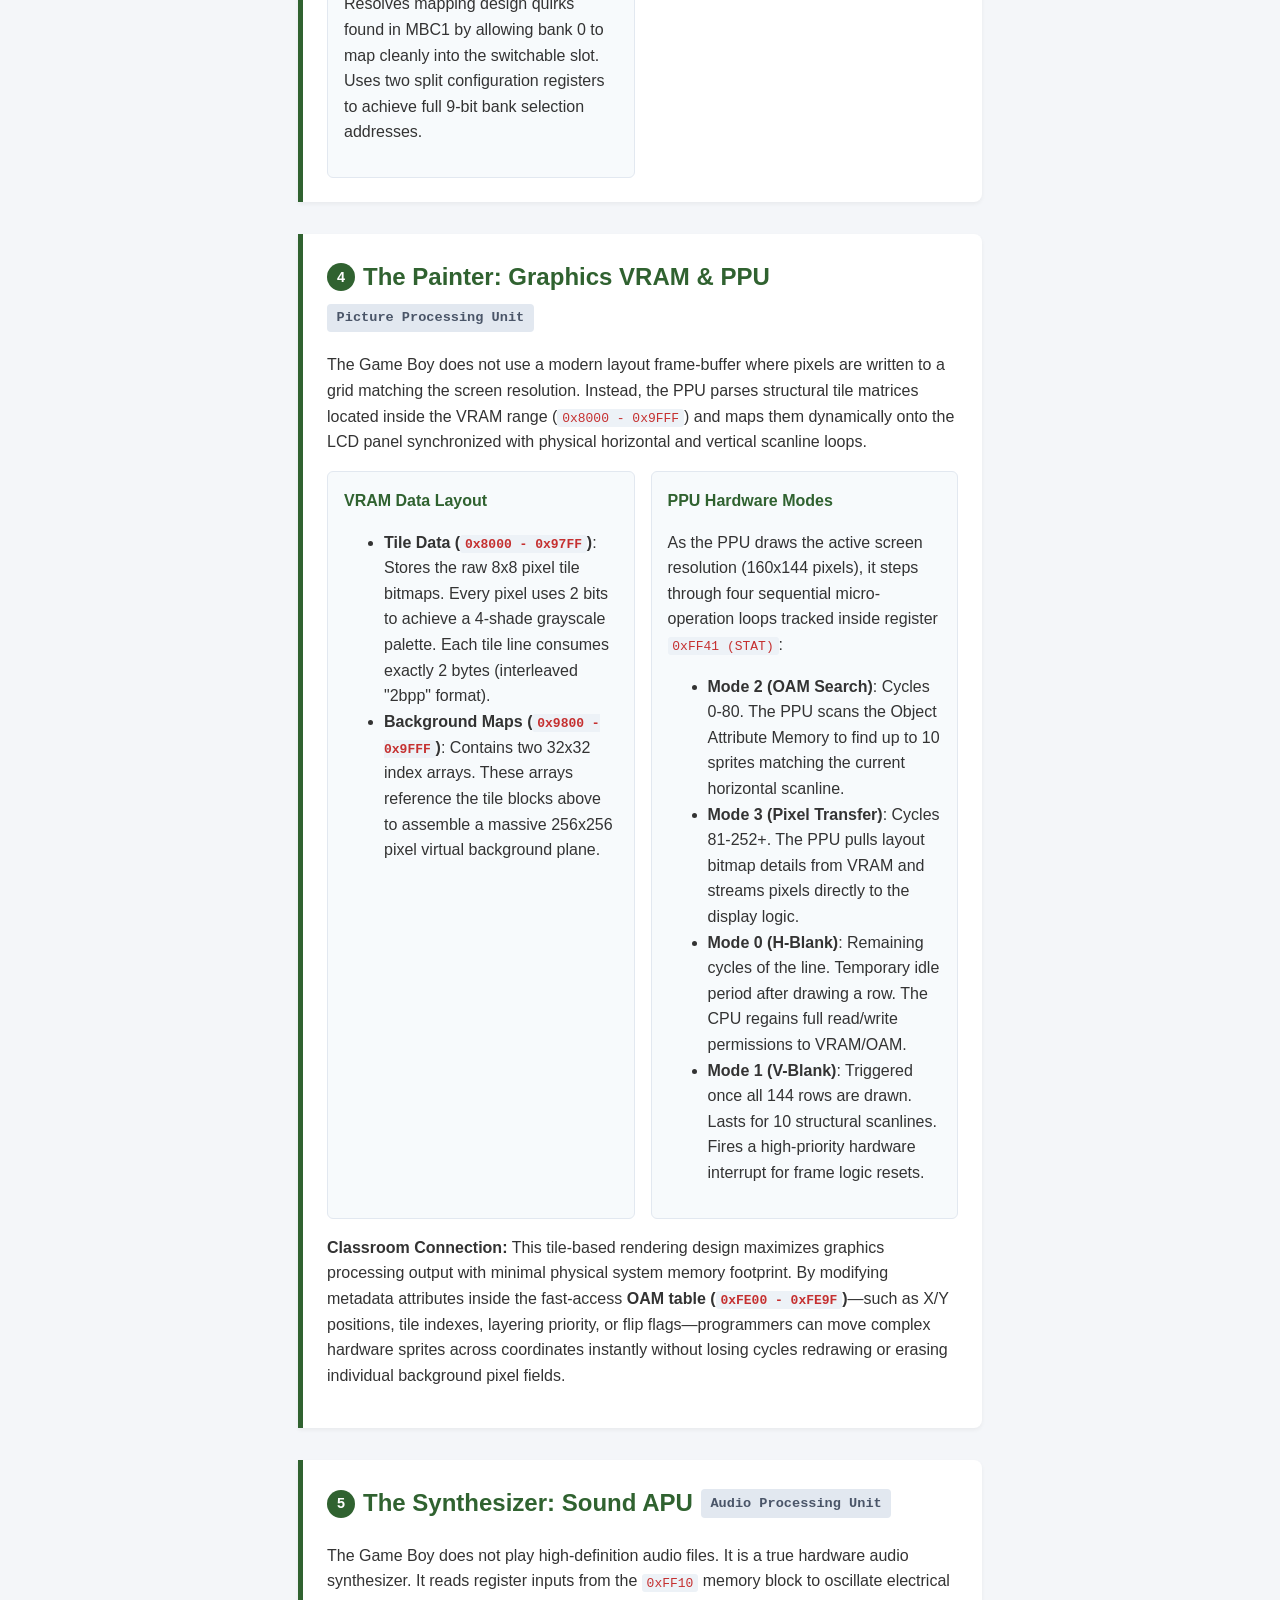
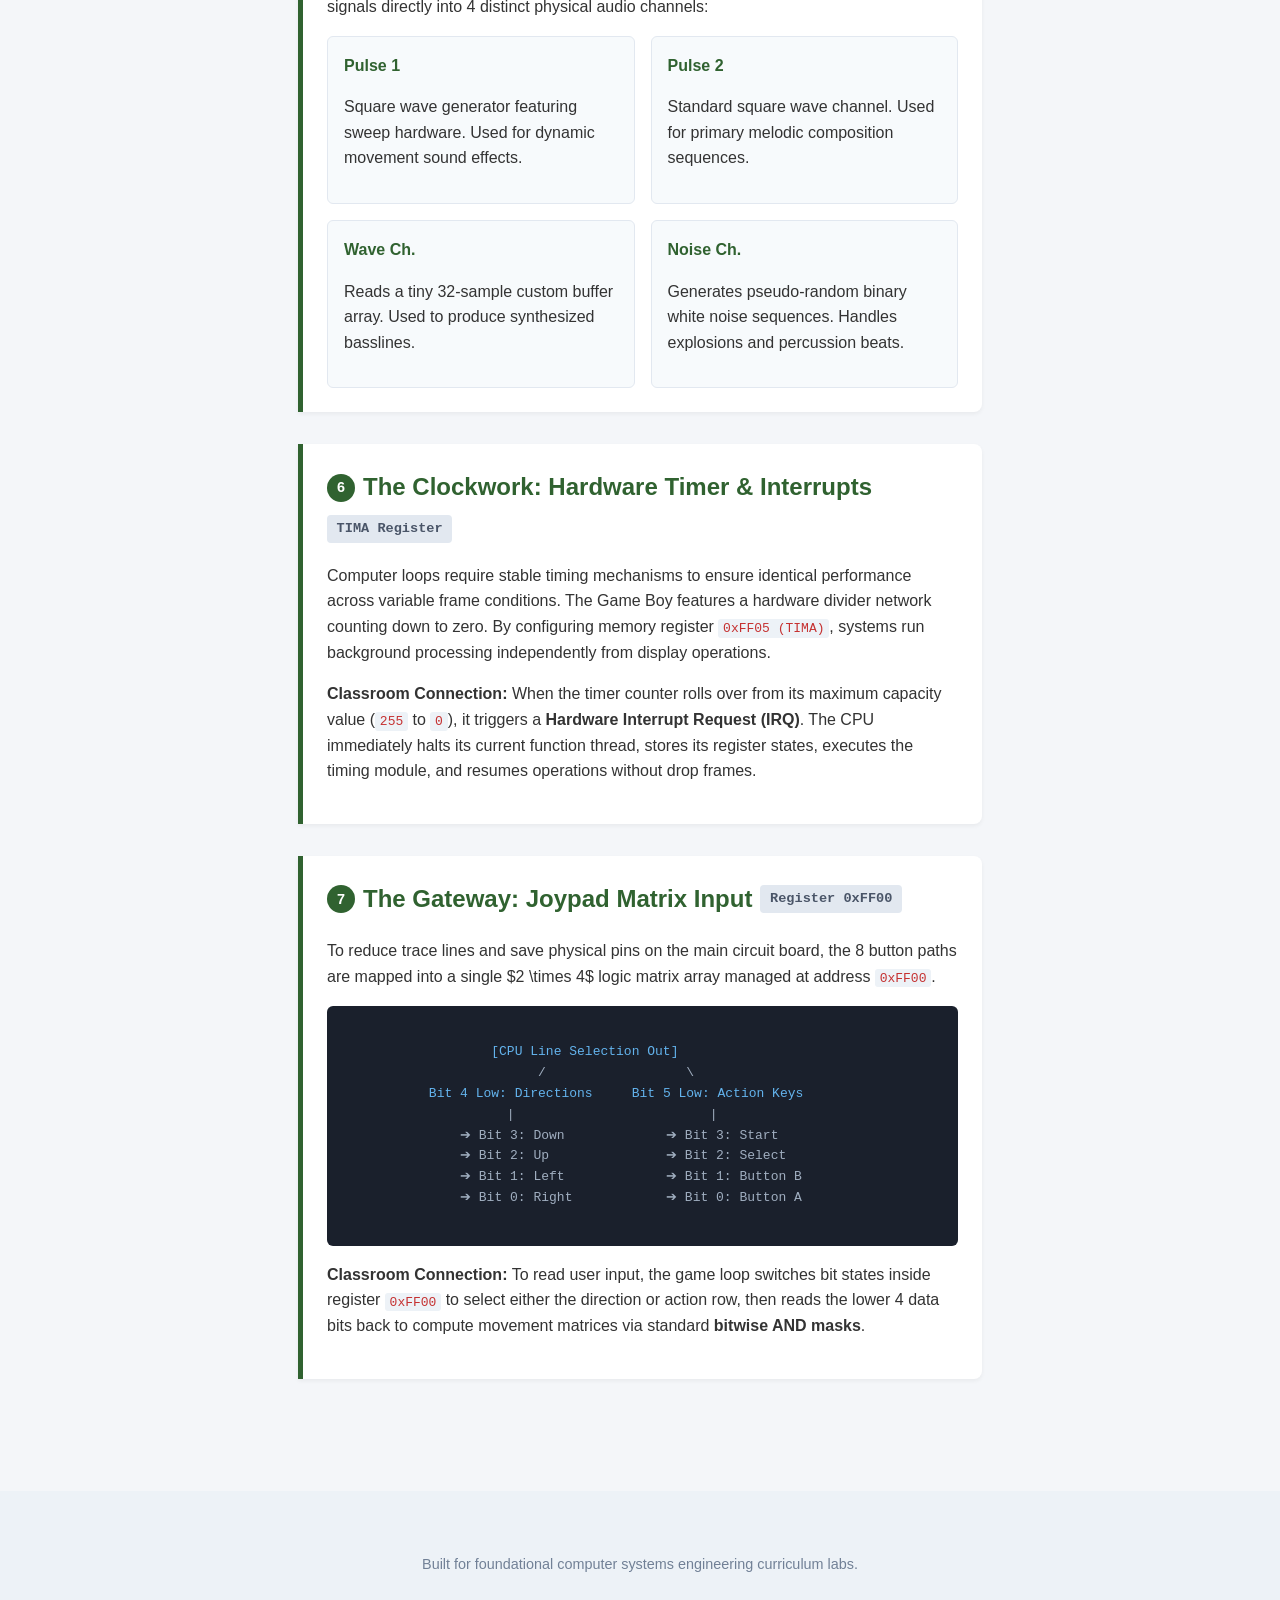
<file: docs/gb-architecture.html>
<!DOCTYPE html>
<html lang="en">
<head>
    <meta charset="UTF-8">
    <meta name="viewport" content="width=device-width, initial-scale=1.0">
    <title>How a Computer Works: The Game Boy Hardware Architecture</title>
    <style>
        :root {
            --bg-color: #f4f6f9;
            --card-bg: #ffffff;
            --text-color: #333333;
            --accent-color: #306230;
            --gb-screen: #8bac0f;
            --gb-screen-dark: #0f380f;
            --border-radius: 8px;
            --code-bg: #1a202c;
        }

        body {
            font-family: -apple-system, BlinkMacSystemFont, "Segoe UI", Roboto, Helvetica, Arial, sans-serif;
            line-height: 1.6;
            color: var(--text-color);
            background-color: var(--bg-color);
            margin: 0;
            padding: 0;
        }

        .top-nav {
            background-color: #204220;
            display: flex;
            justify-content: space-between;
            align-items: center;
            padding: 0.5rem 2rem;
            position: sticky;
            top: 0;
            z-index: 1000;
            box-shadow: 0 2px 4px rgba(0,0,0,0.1);
        }

        .top-nav a {
            color: #ffffff;
            text-decoration: none;
            font-size: 0.95rem;
            font-weight: 500;
            display: flex;
            align-items: center;
            gap: 0.5rem;
            opacity: 0.9;
            transition: opacity 0.2s;
        }

        .top-nav a:hover {
            opacity: 1;
            text-decoration: underline;
        }

        header {
            background-color: var(--accent-color);
            color: white;
            padding: 2.5rem 1rem;
            text-align: center;
        }

        header h1 {
            margin: 0;
            font-size: 2.2rem;
        }

        header p {
            margin: 0.5rem 0 0;
            opacity: 0.9;
            font-size: 1.1rem;
        }

        main {
            max-width: 1450px;
            margin: 2rem auto;
            padding: 0 1rem;
            display: grid;
            grid-template-columns: 250px minmax(auto, 850px) 250px;
            gap: 2rem;
            align-items: start;
            justify-content: center;
        }

        .content-wrapper {
            width: 100%;
        }

        .toc {
            position: sticky;
            top: 80px;
            background: var(--card-bg);
            padding: 1.5rem;
            border-radius: var(--border-radius);
            box-shadow: 0 2px 4px rgba(0,0,0,0.05);
        }

        .toc h3 { margin-top: 0; color: var(--accent-color); }
        .toc ul { list-style: none; padding: 0; margin: 0; }
        .toc li { margin-bottom: 0.8rem; }
        .toc a { text-decoration: none; color: var(--text-color); font-size: 0.95rem; }
        .toc a:hover { color: var(--accent-color); font-weight: bold; }

        @media (max-width: 1200px) {
            main { grid-template-columns: 250px 1fr; }
        }

        @media (max-width: 768px) {
            main { grid-template-columns: 1fr; }
            .toc { display: none; }
        }

        .intro, .classroom-note {
            background: var(--card-bg);
            padding: 1.5rem;
            border-radius: var(--border-radius);
            box-shadow: 0 2px 4px rgba(0,0,0,0.05);
            margin-bottom: 2rem;
        }

        .classroom-note {
            border-left: 5px solid #3182ce;
            background: #ebf8ff;
        }

        .step-container {
            display: flex;
            flex-direction: column;
            gap: 2rem;
            margin-bottom: 3rem;
        }

        .step {
            background: var(--card-bg);
            border-left: 5px solid var(--accent-color);
            border-radius: 0 var(--border-radius) var(--border-radius) 0;
            padding: 1.5rem;
            box-shadow: 0 2px 4px rgba(0,0,0,0.05);
        }

        .step h2 {
            margin-top: 0;
            color: var(--accent-color);
            display: flex;
            align-items: center;
            gap: 0.5rem;
            flex-wrap: wrap;
        }

        .step-number {
            background: var(--accent-color);
            color: white;
            border-radius: 50%;
            width: 28px;
            height: 28px;
            display: inline-flex;
            align-items: center;
            justify-content: center;
            font-size: 0.9rem;
            font-weight: bold;
            flex-shrink: 0;
        }

        .hardware-badge {
            background: #e2e8f0;
            color: #4a5568;
            padding: 0.2rem 0.6rem;
            border-radius: 4px;
            font-size: 0.85rem;
            font-family: monospace;
            font-weight: bold;
        }

        table {
            width: 100%;
            border-collapse: collapse;
            margin: 1rem 0;
            font-size: 0.95rem;
        }

        th, td {
            text-align: left;
            padding: 0.75rem;
            border-bottom: 1px solid #e2e8f0;
        }

        th {
            background-color: #edf2f7;
            color: #2d3748;
        }

        .grid-2col {
            display: grid;
            grid-template-columns: repeat(auto-fit, minmax(280px, 1fr));
            gap: 1rem;
            margin-top: 1rem;
        }

        .audio-grid {
            display: grid;
            grid-template-columns: repeat(auto-fit, minmax(200px, 1fr));
            gap: 1rem;
            margin-top: 1rem;
        }

        .audio-card, .info-card {
            background: #f7fafc;
            border: 1px solid #e2e8f0;
            padding: 1rem;
            border-radius: 6px;
        }

        .audio-card h4, .info-card h4 {
            margin: 0 0 0.5rem 0;
            color: var(--accent-color);
        }

        .diagram-box {
            background: var(--code-bg);
            color: #a0aec0;
            font-family: monospace;
            padding: 1rem;
            border-radius: 6px;
            overflow-x: auto;
            white-space: pre;
            margin: 1rem 0;
        }

        .diagram-accent {
            color: #63b3ed;
        }

        .sim-box {
            background: #2d3748;
            color: white;
            padding: 1.5rem;
            border-radius: var(--border-radius);
            margin-top: 3rem;
            box-shadow: 0 4px 6px rgba(0,0,0,0.1);
        }

        .sim-title {
            color: var(--gb-screen);
            margin-top: 0;
            font-family: monospace;
            font-size: 1.4rem;
        }

        .sandbox-layout {
            display: grid;
            grid-template-columns: 1fr 300px;
            gap: 1.5rem;
        }

        @media (max-width: 768px) {
            .sandbox-layout { grid-template-columns: 1fr; }
            .top-nav { padding: 0.75rem 1rem; }
        }

        .sim-grid {
            display: grid;
            grid-template-columns: repeat(auto-fit, minmax(200px, 1fr));
            gap: 1rem;
            margin-bottom: 1rem;
        }

        .sim-card {
            background: var(--code-bg);
            padding: 1rem;
            border-radius: 6px;
            border: 1px solid #4a5568;
        }

        .sim-card h4 {
            margin: 0 0 0.5rem 0;
            color: #a0aec0;
            font-size: 0.9rem;
            text-transform: uppercase;
            letter-spacing: 0.05em;
        }

        .sim-value {
            font-family: monospace;
            font-size: 1.2rem;
            color: #fff;
        }

        .bus-line {
            background: #1a202c;
            padding: 0.75rem;
            border-radius: 6px;
            font-family: monospace;
            font-size: 0.85rem;
            margin: 1rem 0;
            border-left: 4px solid #4299e1;
            display: flex;
            justify-content: space-between;
        }

        .bus-active {
            color: #63b3ed;
            animation: pulse 1s infinite alternate;
        }

        .joypad-interactive {
            background: #1a202c;
            padding: 1rem;
            border-radius: 6px;
            border: 1px solid #4a5568;
            text-align: center;
        }

        .joy-row-select {
            font-size: 0.8rem;
            color: #a0aec0;
            margin-bottom: 0.5rem;
            font-family: monospace;
        }

        .btn-grid {
            display: grid;
            grid-template-columns: repeat(4, 1fr);
            gap: 0.4rem;
        }

        .joy-btn {
            background: #4a5568;
            font-size: 0.75rem;
            padding: 0.4rem 0.2rem;
            border-radius: 3px;
            color: white;
            border: none;
            cursor: pointer;
        }

        .joy-btn.pressed {
            background: #e53e3e;
            color: white;
        }

        .gb-screen-mock {
            background-color: var(--gb-screen);
            color: var(--gb-screen-dark);
            height: 140px;
            border-radius: 4px;
            display: flex;
            align-items: center;
            justify-content: center;
            font-family: monospace;
            font-weight: bold;
            font-size: 1.1rem;
            border: 6px solid var(--code-bg);
            text-align: center;
            padding: 0 1rem;
            box-sizing: border-box;
            line-height: 1.4;
        }

        .controls {
            display: flex;
            gap: 0.5rem;
            margin-top: 1rem;
        }

        button.action-trigger {
            background: var(--accent-color);
            color: white;
            border: none;
            padding: 0.75rem 1.5rem;
            border-radius: 4px;
            cursor: pointer;
            font-weight: bold;
            font-size: 0.95rem;
            transition: background 0.2s;
        }

        button.action-trigger:hover {
            opacity: 0.9;
        }

        button.action-trigger:disabled {
            background: #4a5568;
            cursor: not-allowed;
            opacity: 0.5;
        }

        footer {
            text-align: center;
            padding: 3rem 1rem;
            color: #718096;
            font-size: 0.9rem;
            background: #edf2f7;
            margin-top: 4rem;
        }

        code {
            font-family: monospace;
            background: #edf2f7;
            padding: 0.1rem 0.3rem;
            border-radius: 3px;
            color: #c53030;
        }

        .sim-card code {
            background: transparent;
            color: #fc8181;
            padding: 0;
        }

        @keyframes pulse {
            from { opacity: 0.6; }
            to { opacity: 1; }
        }
    </style>
</head>
<body>

    <nav class="top-nav">
        <a href="../index.html" title="Go to GB Emulator">
            <svg viewBox="0 0 24 24" width="18" height="18" fill="none" stroke="currentColor" stroke-width="2" stroke-linecap="round" stroke-linejoin="round">
                <path d="M19 12H5M12 19l-7-7 7-7"></path>
            </svg>
            Back to Emulator
        </a>
        <a href="https://github.com/alfamirio/gb-emu-js" target="_blank" rel="noopener noreferrer" title="View Source on GitHub">
            <svg viewBox="0 0 24 24" width="18" height="18" fill="none" stroke="currentColor" stroke-width="2" stroke-linecap="round" stroke-linejoin="round">
                <path d="M9 19c-5 1.5-5-2.5-7-3m14 6v-3.87a3.37 3.37 0 0 0-.94-2.61c3.14-.35 6.44-1.54 6.44-7A5.44 5.44 0 0 0 20 4.77 5.07 5.07 0 0 0 19.91 1S18.73.65 16 2.48a13.38 13.38 0 0 0-7 0C6.27.65 5.09 1 5.09 1A5.07 5.07 0 0 0 5 4.77a5.44 5.44 0 0 0-1.5 3.78c0 5.42 3.3 6.61 6.44 7A3.37 3.37 0 0 0 9 18.13V22"></path>
            </svg>
            GitHub Repository
        </a>
    </nav>

    <header>
        <h1>How a Computer Works</h1>
        <p>Learning Hardware Systems Architecture Through the Nintendo Game Boy</p>
    </header>

    <main>
        <aside class="toc">
            <h3>Contenido</h3>
            <ul>
                <li><a href="#cpu">1. CPU</a></li>
                <li><a href="#mmu">2. MMU and memory</a></li>
                <li><a href="#mbc">3. MBC Controllers</a></li>
                <li><a href="#ppu">4. VRAM and PPU</a></li>
                <li><a href="#apu">5. APU Sound</a></li>
                <li><a href="#timer">6. Interruptions</a></li>
                <li><a href="#joypad">7. Joypad</a></li>
            </ul>
        </aside>

        <div class="content-wrapper">
            <section class="intro">
                <h3>Why Study the Game Boy?</h3>
                <p>Modern computers run billions of operations per second across layers of abstract operating systems, making it difficult for students to visualize real hardware behavior. The original 1989 Game Boy (DMG-01) operates exactly like a modern machine but at an accessible, human scale. It features a CPU, explicit memory domains, standard buses, and registers that can be fully map-analyzed in a single classroom lab loop.</p>
                <p>For the complete, authoritative technical specifications and register listings, refer to the community-maintained <a href="https://gbdev.io/pandocs/About.html" target="_blank" rel="noopener noreferrer" style="color: var(--accent-color); font-weight: bold; text-decoration: underline;">Pan Docs</a>.</p>
            </section>

            <section class="step-container">
                
                <div class="step" id="cpu">
                    <h2><span class="step-number">1</span> The Brain: The CPU <span class="hardware-badge">Sharp LR35902</span></h2>
                    <p>The Central Processing Unit (CPU) is the logical engine driving the computer. Running at <strong>4.19 MHz</strong>, its internal quartz crystal oscillates 4.19 million times per second. It fetches low-level assembly instruction symbols, decodes them, and coordinates physical operations across registers.</p>
                    
                    <div class="grid-2col">
                        <div class="info-card">
                            <h4>Registers</h4>
                            <p>Eight 8-bit registers can be paired into 16-bit configurations for specific address operations:</p>
                            <ul>
                                <li><strong>Accumulator (A)</strong>: Holds results for arithmetic and logical operations.</li>
                                <li><strong>Flags (F)</strong>: Tracks CPU state flags.</li>
                                <li><strong>BC, DE, HL</strong>: General purpose pairs. HL points directly to memory addresses.</li>
                                <li><strong>SP & PC</strong>: 16-bit Stack Pointer and Program Counter.</li>
                            </ul>
                        </div>
                        <div class="info-card">
                            <h4>Flags Register (F)</h4>
                            <p>The lower 4 bits stay at zero. The top 4 bits signal execution status:</p>
                            <ul>
                                <li><strong>Bit 7 - Zero (Z)</strong>: Set if an operation result equals 0.</li>
                                <li><strong>Bit 6 - Subtraction (N)</strong>: Set if the previous operation was a subtraction.</li>
                                <li><strong>Bit 5 - Half Carry (H)</strong>: Set if a lower nibble arithmetic overflow occurs.</li>
                                <li><strong>Bit 4 - Carry (C)</strong>: Set if an operation overflows bit 7 or borrows past 0.</li>
                            </ul>
                        </div>
                    </div>

                    <div class="info-card" style="margin-top: 1rem;">
                        <h4>Instruction Set Groups</h4>
                        <ul>
                            <li><strong>Loads</strong>: Move data between registers or memory (<code>LD A, B</code>, <code>LD ($C000), A</code>).</li>
                            <li><strong>Arithmetic/Logic</strong>: Compute values inside the ALU (<code>ADD A, B</code>, <code>XOR A</code>).</li>
                            <li><strong>Bit Ops</strong>: Test, set, or clear specific register bits (<code>BIT 7, H</code>, <code>SET 3, L</code>).</li>
                            <li><strong>Rotates/Shifts</strong>: Shift bits left or right for fast binary multiplication (<code>RLA</code>).</li>
                            <li><strong>Control Flow</strong>: Jump or call subroutines conditionally (<code>JP NZ, $0150</code>, <code>CALL $2000</code>).</li>
                        </ul>
                    </div>
                </div>

                <div class="step" id="mmu">
                    <h2><span class="step-number">2</span> The Router: The MMU & Memory Map <span class="hardware-badge">16-bit Address Bus</span></h2>
                    <p>The system features a 16-bit wide address bus line, allowing the CPU to point directly to exactly 65,536 unique storage locations ($2^{16} = \text{64 KB}$). To manage everything with limited wiring, the Game Boy uses <strong>Memory-Mapped I/O</strong>: everything from game cartridges to controller button matrices shares this single linear map zone.</p>
                    
                    <table>
                        <thead>
                            <tr>
                                <th>Address Range</th>
                                <th>Hardware Allocation Component</th>
                                <th>Functional Mechanics</th>
                            </tr>
                        </thead>
                        <tbody>
                            <tr>
                                <td><code>0x0000 - 0x7FFF</code></td>
                                <td><strong>Cartridge ROM</strong></td>
                                <td>Static game storage code. Fixed area + bank switching window.</td>
                            </tr>
                            <tr>
                                <td><code>0x8000 - 0x9FFF</code></td>
                                <td><strong>Video RAM (VRAM)</strong></td>
                                <td>Dedicated block for graphical background tile arrays.</td>
                            </tr>
                            <tr>
                                <td><code>0xA000 - 0xBFFF</code></td>
                                <td><strong>External Cartridge RAM</strong></td>
                                <td>Optional volatile workspace, often battery-backed for saves.</td>
                            </tr>
                            <tr>
                                <td><code>0xC000 - 0xDFFF</code></td>
                                <td><strong>Work RAM (WRAM)</strong></td>
                                <td>The main volatile scratchpad memory for game state arithmetic variables.</td>
                            </tr>
                            <tr>
                                <td><code>0xFE00 - 0xFE9F</code></td>
                                <td><strong>Object Attribute Memory (OAM)</strong></td>
                                <td>Fast access tracking table storing coordinates for up to 40 sprites.</td>
                            </tr>
                            <tr>
                                <td><code>0xFF00 - 0xFF7F</code></td>
                                <td><strong>I/O Hardware Registers</strong></td>
                                <td>Direct logic ports linking memory access to peripheral chips.</td>
                            </tr>
                        </tbody>
                    </table>
                </div>

                <div class="step" id="mbc">
                    <h2><span class="step-number">3</span> Bank Switching: Memory Bank Controllers <span class="hardware-badge">MBC Chipsets</span></h2>
                    <p>Since many games are larger than 32 KB, cartridges contain an integrated chip called an <strong>MBC (Memory Bank Controller)</strong>. When the CPU needs data from a distant part of the cartridge, it writes a bank index number to an external register, switching the layout visibility instantly.</p>
                    
                    <div class="grid-2col">
                        <div class="info-card">
                            <h4>ROM ONLY</h4>
                            <p>Up to 32 KB ROM capacity. Maps directly into the system bus layout. Does not support bank switching registers or external RAM chips.</p>
                        </div>
                        <div class="info-card">
                            <h4>MBC1</h4>
                            <p>Up to 2 MB ROM and 32 KB RAM. Splitting fixed bank 0 and a switchable bank window. Writing to <code>0x2000-0x3FFF</code> toggles the active ROM bank index.</p>
                        </div>
                        <div class="info-card">
                            <h4>MBC2</h4>
                            <p>Up to 256 KB ROM. Contains a built-in internal RAM workspace consisting of exactly 512 half-bytes (4-bit nibbles). No external RAM chip support.</p>
                        </div>
                        <div class="info-card">
                            <h4>MBC3</h4>
                            <p>Up to 2 MB ROM and 64 KB RAM. Adds hardware support for an integrated Real-Time Clock (RTC) chip to latch tracking times directly via the memory bus layout.</p>
                        </div>
                        <div class="info-card">
                            <h4>MBC5</h4>
                        <p>Up to 8 MB ROM and 128 KB RAM. Resolves mapping design quirks found in MBC1 by allowing bank 0 to map cleanly into the switchable slot. Uses two split configuration registers to achieve full 9-bit bank selection addresses.</p>
                        </div>
                    </div>
                </div>

                <div class="step" id="ppu">
                    <h2><span class="step-number">4</span> The Painter: Graphics VRAM & PPU <span class="hardware-badge">Picture Processing Unit</span></h2>
                    <p>The Game Boy does not use a modern layout frame-buffer where pixels are written to a grid matching the screen resolution. Instead, the PPU parses structural tile matrices located inside the VRAM range (<code>0x8000 - 0x9FFF</code>) and maps them dynamically onto the LCD panel synchronized with physical horizontal and vertical scanline loops.</p>
                    
                    <div class="grid-2col">
                        <div class="info-card">
                            <h4>VRAM Data Layout</h4>
                            <ul>
                                <li><strong>Tile Data (<code>0x8000 - 0x97FF</code>)</strong>: Stores the raw 8x8 pixel tile bitmaps. Every pixel uses 2 bits to achieve a 4-shade grayscale palette. Each tile line consumes exactly 2 bytes (interleaved "2bpp" format).</li>
                                <li><strong>Background Maps (<code>0x9800 - 0x9FFF</code>)</strong>: Contains two 32x32 index arrays. These arrays reference the tile blocks above to assemble a massive 256x256 pixel virtual background plane.</li>
                            </ul>
                        </div>
                        <div class="info-card">
                            <h4>PPU Hardware Modes</h4>
                            <p>As the PPU draws the active screen resolution (160x144 pixels), it steps through four sequential micro-operation loops tracked inside register <code>0xFF41 (STAT)</code>:</p>
                            <ul>
                                <li><strong>Mode 2 (OAM Search)</strong>: Cycles 0-80. The PPU scans the Object Attribute Memory to find up to 10 sprites matching the current horizontal scanline.</li>
                                <li><strong>Mode 3 (Pixel Transfer)</strong>: Cycles 81-252+. The PPU pulls layout bitmap details from VRAM and streams pixels directly to the display logic.</li>
                                <li><strong>Mode 0 (H-Blank)</strong>: Remaining cycles of the line. Temporary idle period after drawing a row. The CPU regains full read/write permissions to VRAM/OAM.</li>
                                <li><strong>Mode 1 (V-Blank)</strong>: Triggered once all 144 rows are drawn. Lasts for 10 structural scanlines. Fires a high-priority hardware interrupt for frame logic resets.</li>
                            </ul>
                        </div>
                    </div>

                    <p><strong>Classroom Connection:</strong> This tile-based rendering design maximizes graphics processing output with minimal physical system memory footprint. By modifying metadata attributes inside the fast-access <strong>OAM table (<code>0xFE00 - 0xFE9F</code>)</strong>—such as X/Y positions, tile indexes, layering priority, or flip flags—programmers can move complex hardware sprites across coordinates instantly without losing cycles redrawing or erasing individual background pixel fields.</p>
                </div>

                <div class="step" id="apu">
                    <h2><span class="step-number">5</span> The Synthesizer: Sound APU <span class="hardware-badge">Audio Processing Unit</span></h2>
                    <p>The Game Boy does not play high-definition audio files. It is a true hardware audio synthesizer. It reads register inputs from the <code>0xFF10</code> memory block to oscillate electrical signals directly into 4 distinct physical audio channels:</p>
                    
                    <div class="audio-grid">
                        <div class="audio-card">
                            <h4>Pulse 1</h4>
                            <p>Square wave generator featuring sweep hardware. Used for dynamic movement sound effects.</p>
                        </div>
                        <div class="audio-card">
                            <h4>Pulse 2</h4>
                            <p>Standard square wave channel. Used for primary melodic composition sequences.</p>
                        </div>
                        <div class="audio-card">
                            <h4>Wave Ch.</h4>
                            <p>Reads a tiny 32-sample custom buffer array. Used to produce synthesized basslines.</p>
                        </div>
                        <div class="audio-card">
                            <h4>Noise Ch.</h4>
                            <p>Generates pseudo-random binary white noise sequences. Handles explosions and percussion beats.</p>
                        </div>
                    </div>
                </div>

                <div class="step" id="timer">
                    <h2><span class="step-number">6</span> The Clockwork: Hardware Timer & Interrupts <span class="hardware-badge">TIMA Register</span></h2>
                    <p>Computer loops require stable timing mechanisms to ensure identical performance across variable frame conditions. The Game Boy features a hardware divider network counting down to zero. By configuring memory register <code>0xFF05 (TIMA)</code>, systems run background processing independently from display operations.</p>
                    <p><strong>Classroom Connection:</strong> When the timer counter rolls over from its maximum capacity value (<code>255</code> to <code>0</code>), it triggers a <strong>Hardware Interrupt Request (IRQ)</strong>. The CPU immediately halts its current function thread, stores its register states, executes the timing module, and resumes operations without drop frames.</p>
                </div>

                <div class="step" id="joypad">
                    <h2><span class="step-number">7</span> The Gateway: Joypad Matrix Input <span class="hardware-badge">Register 0xFF00</span></h2>
                    <p>To reduce trace lines and save physical pins on the main circuit board, the 8 button paths are mapped into a single $2 \times 4$ logic matrix array managed at address <code>0xFF00</code>.</p>

                    <div class="diagram-box">
                   <span class="diagram-accent">[CPU Line Selection Out]</span>
                         /                  \
           <span class="diagram-accent">Bit 4 Low: Directions</span>     <span class="diagram-accent">Bit 5 Low: Action Keys</span>
                     |                         |
               ➔ Bit 3: Down             ➔ Bit 3: Start
               ➔ Bit 2: Up               ➔ Bit 2: Select
               ➔ Bit 1: Left             ➔ Bit 1: Button B
               ➔ Bit 0: Right            ➔ Bit 0: Button A
                    </div>

                    <p><strong>Classroom Connection:</strong> To read user input, the game loop switches bit states inside register <code>0xFF00</code> to select either the direction or action row, then reads the lower 4 data bits back to compute movement matrices via standard <strong>bitwise AND masks</strong>.</p>
                </div>

            </section>
        </div>
    </main>

    <footer>
        <p>Built for foundational computer systems engineering curriculum labs.</p>
    </footer>

</body>
</html>
</file>
